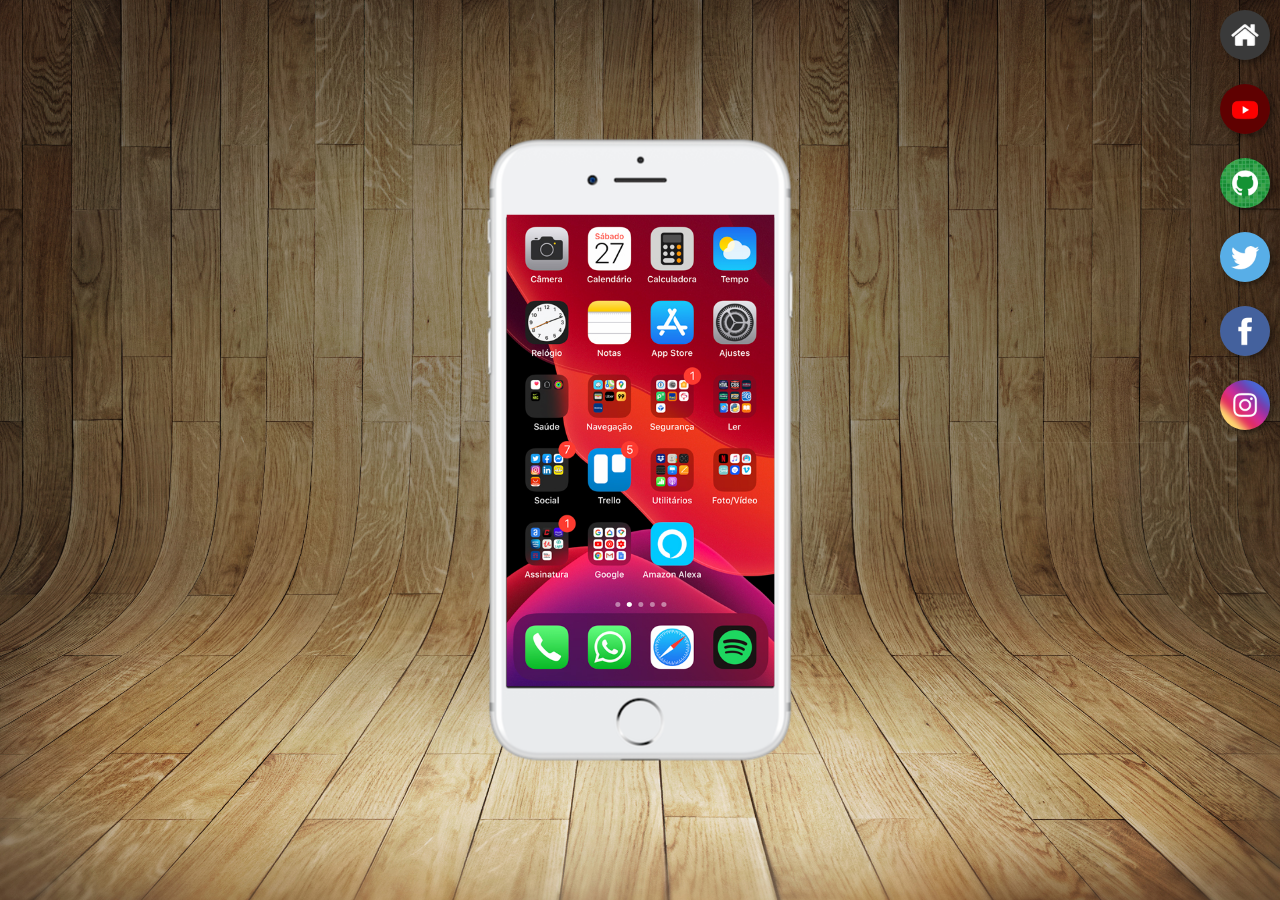
<file: index.html>
<!DOCTYPE html>
<html lang="pt-br">
<head>
    <meta charset="UTF-8">
    <meta http-equiv="X-UA-Compatible" content="IE=edge">
    <meta name="viewport" content="width=device-width, initial-scale=1.0">
    <title>projeto social</title>
    <link rel="shortcut icon" href="favicon.ico" type="image/x-icon">
    <link rel="stylesheet" href="style.css">
</head>
<body>
    <main>
        <section id="telefone">
            <iframe src="home.html" name="home" id="home" frameborder="0"></iframe>
        </section>
        <section id="botões">
                <a href="home.html" target="home"> <img src="imagens/logo-home.jpg" alt="home"></a> <br>
                <a href="youtube.html" target="home"> <img src="imagens/logo-youtube.jpg" alt="youtube"></a> <br>
                <a href="github.html" target="home"><img src="imagens/logo-github.jpg" alt="github"></a> <br>
                <a href=""><img src="imagens/logo-twitter.jpg" alt="twitter"></a> <br>
                <a href=""><img src="imagens/logo-facebook.jpg" alt="facebook"></a> <br>
                <a href="" target="home"><img src="imagens/logo-instagram.jpg" alt="instagram"> </a>
        </section>
    </main>
</body>
</html>
</file>
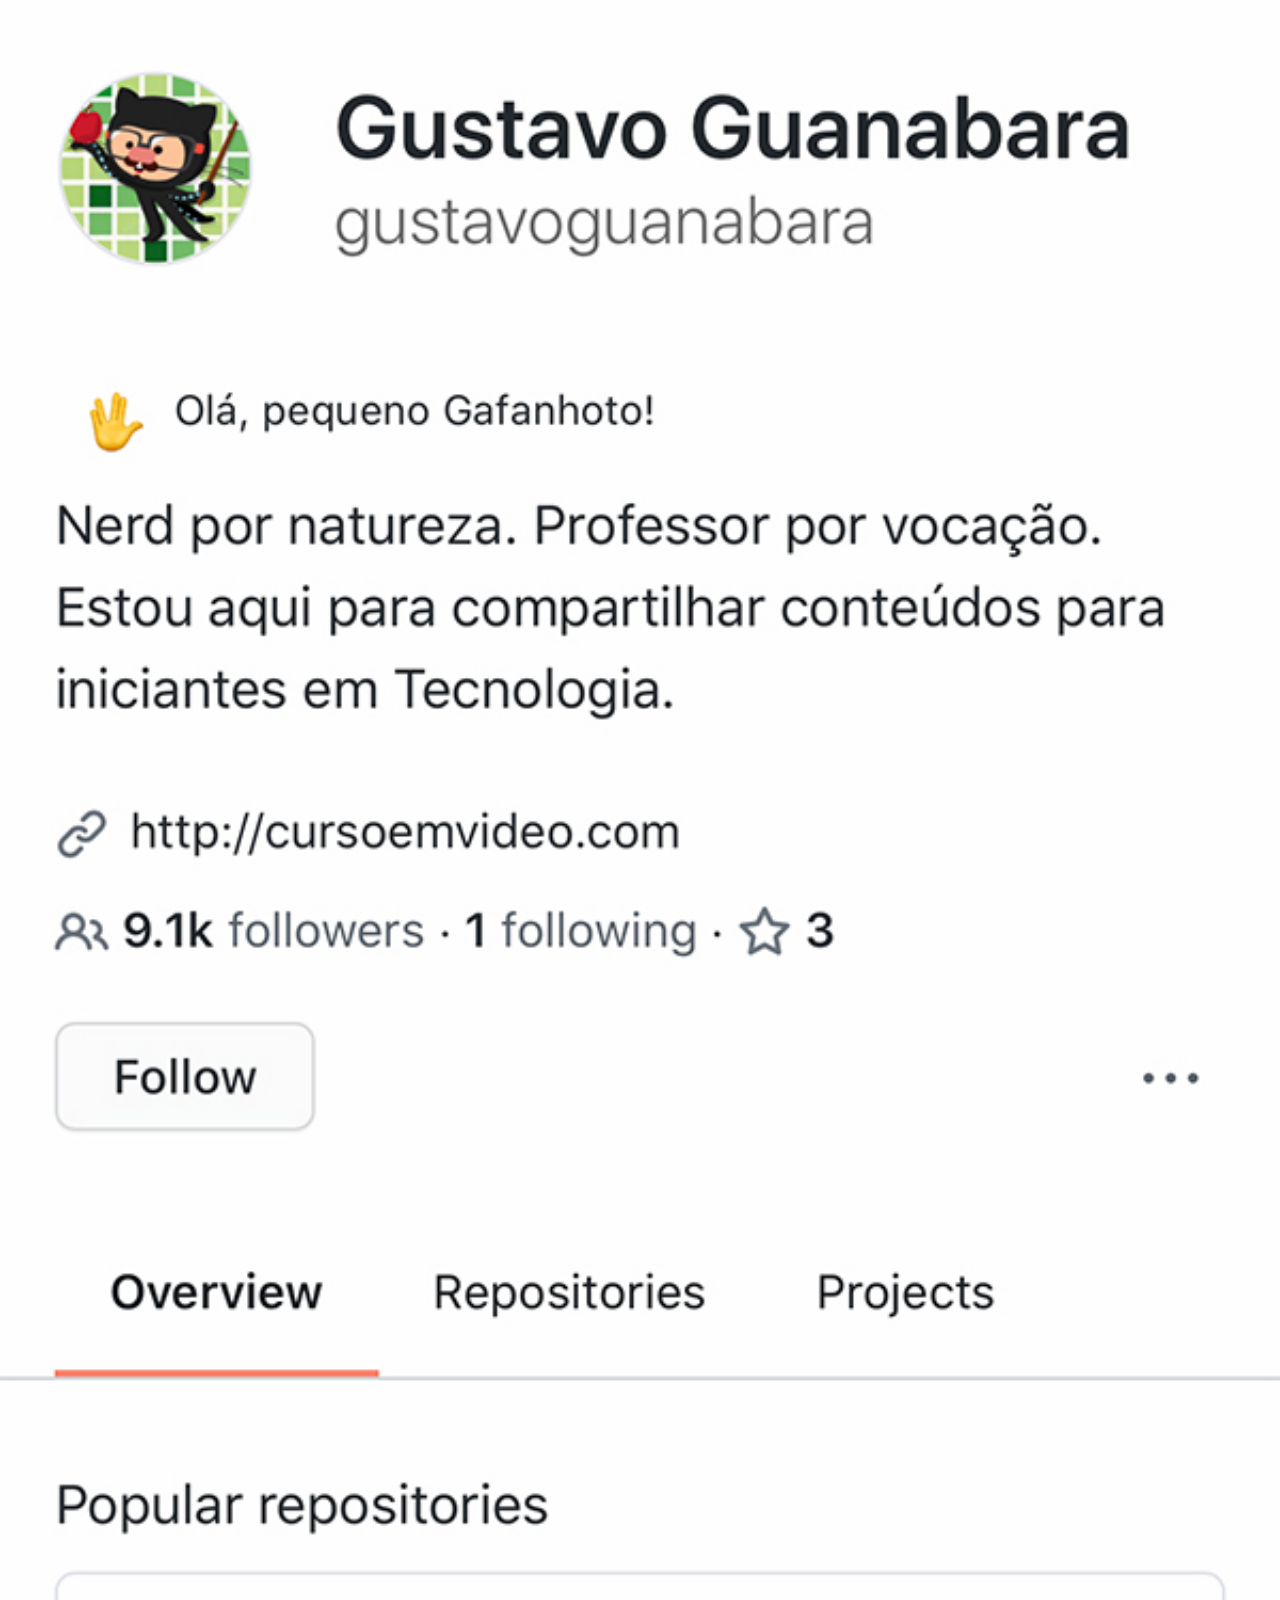
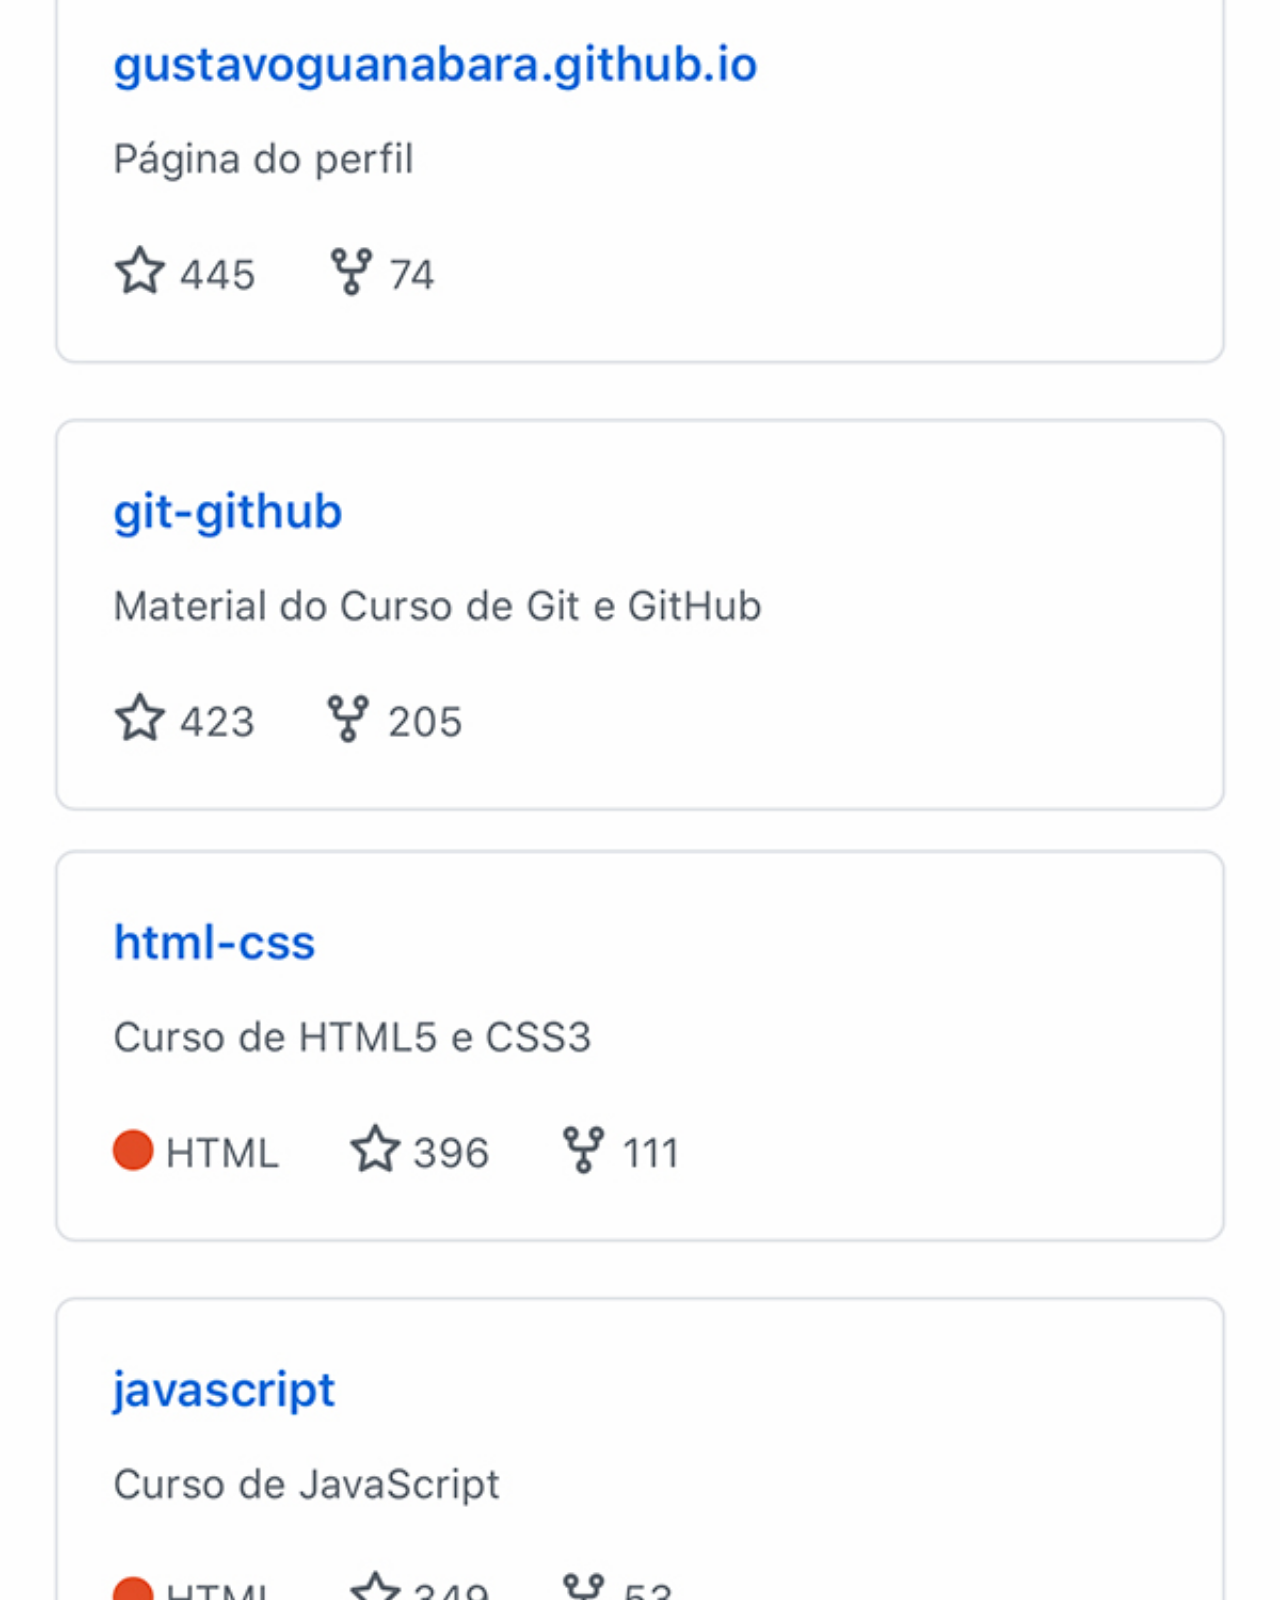
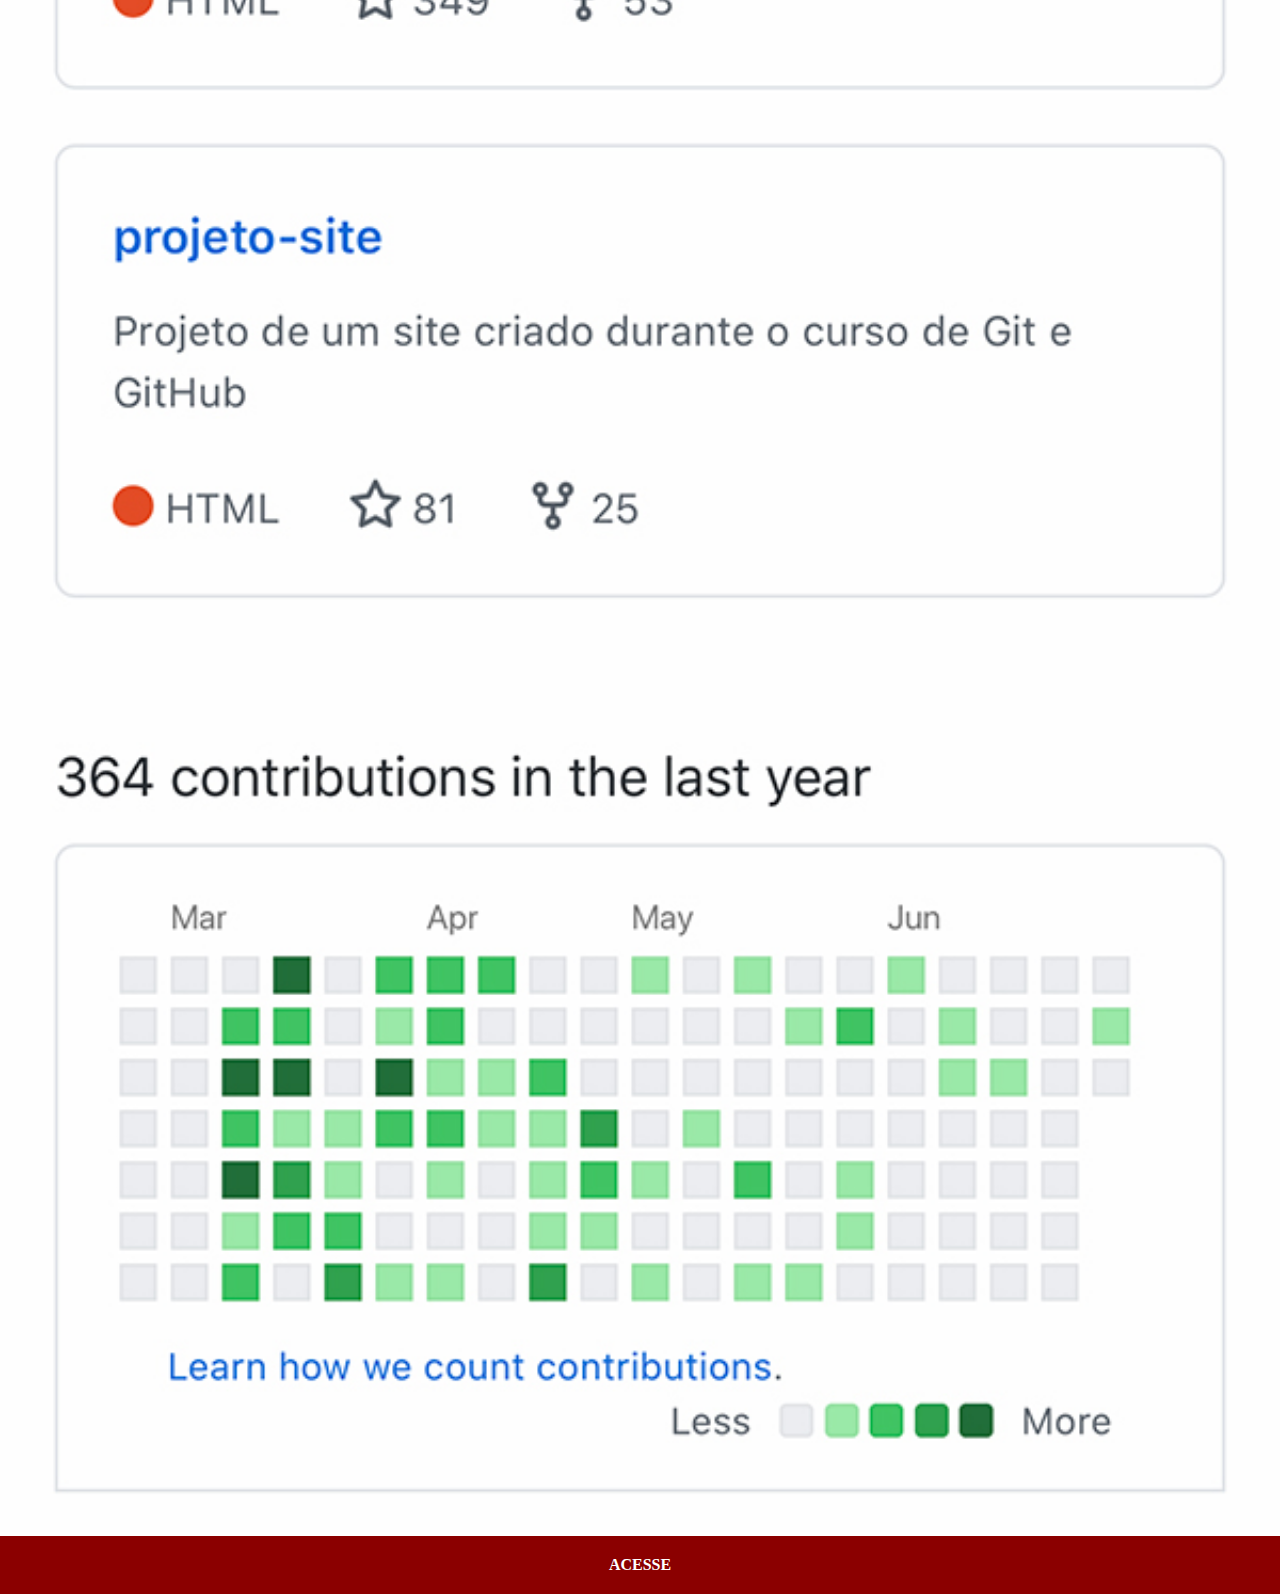
<file: github.html>
<!DOCTYPE html>
<html lang="pt-br">
<head>
    <meta charset="UTF-8">
    <meta http-equiv="X-UA-Compatible" content="IE=edge">
    <meta name="viewport" content="width=device-width, initial-scale=1.0">
    <title>github</title>
    <link rel="stylesheet" href="style2.css">
</head>
<body>
    <img src="imagens/tela-github.jpg" alt="github">
    <a href="https://marcos-farias-gomes.github.io/projeto-android/" target="_blank">ACESSE</a>
</body>
</html>
</file>
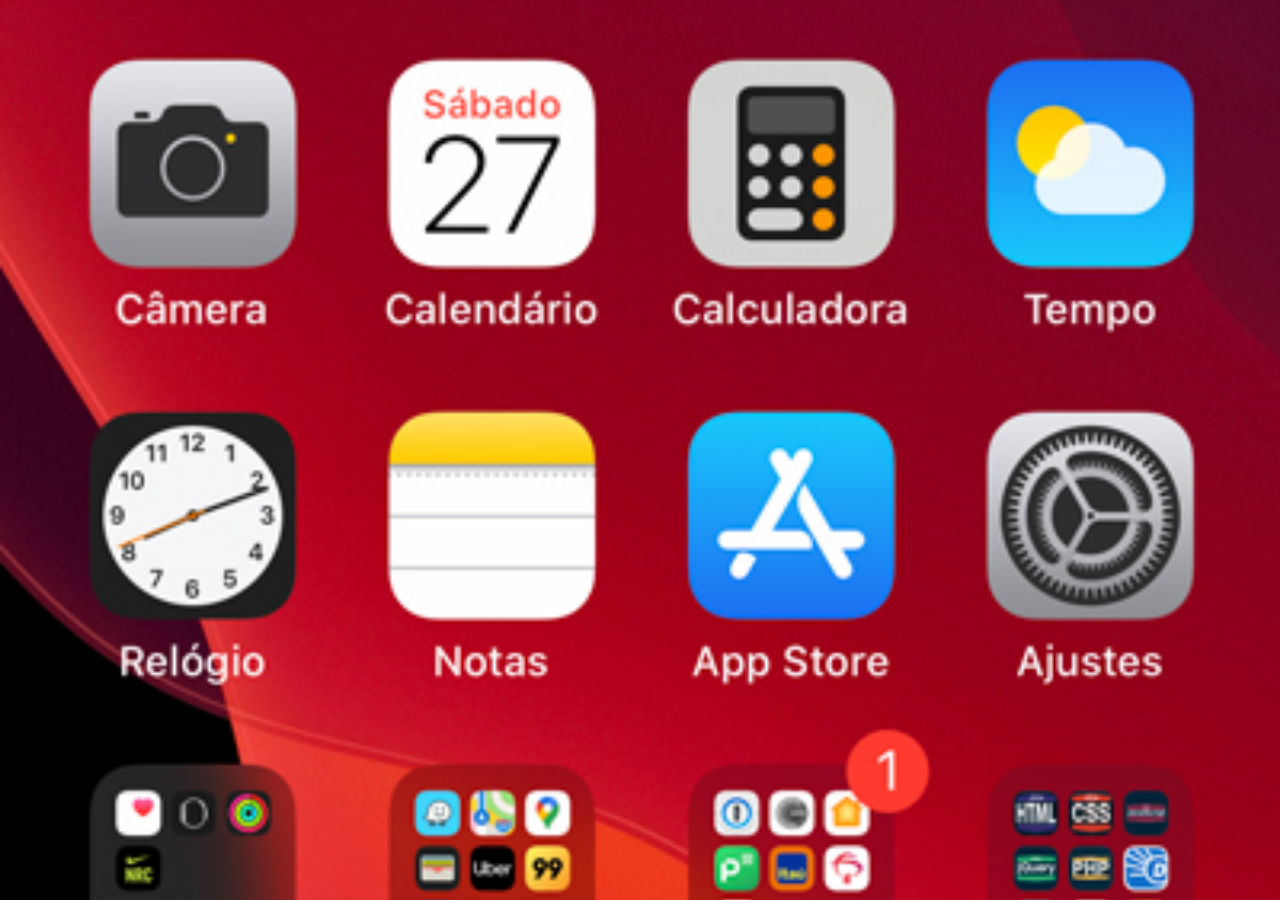
<file: home.html>
<!DOCTYPE html>
<html lang="pt-br">
<head>
    <meta charset="UTF-8">
    <meta http-equiv="X-UA-Compatible" content="IE=edge">
    <meta name="viewport" content="width=device-width, initial-scale=1.0">
    <title>home</title>
    <style>
        *{
            margin: 0px;
            padding: 0px;
        }
        body{
            width: 100vw;
            height: 100wh;
            background: url('imagens/tela-home.jpg') no-repeat ;
            background-size: cover;
            
        }
    </style>
</head>
<body>
    
</body>
</html>
</file>
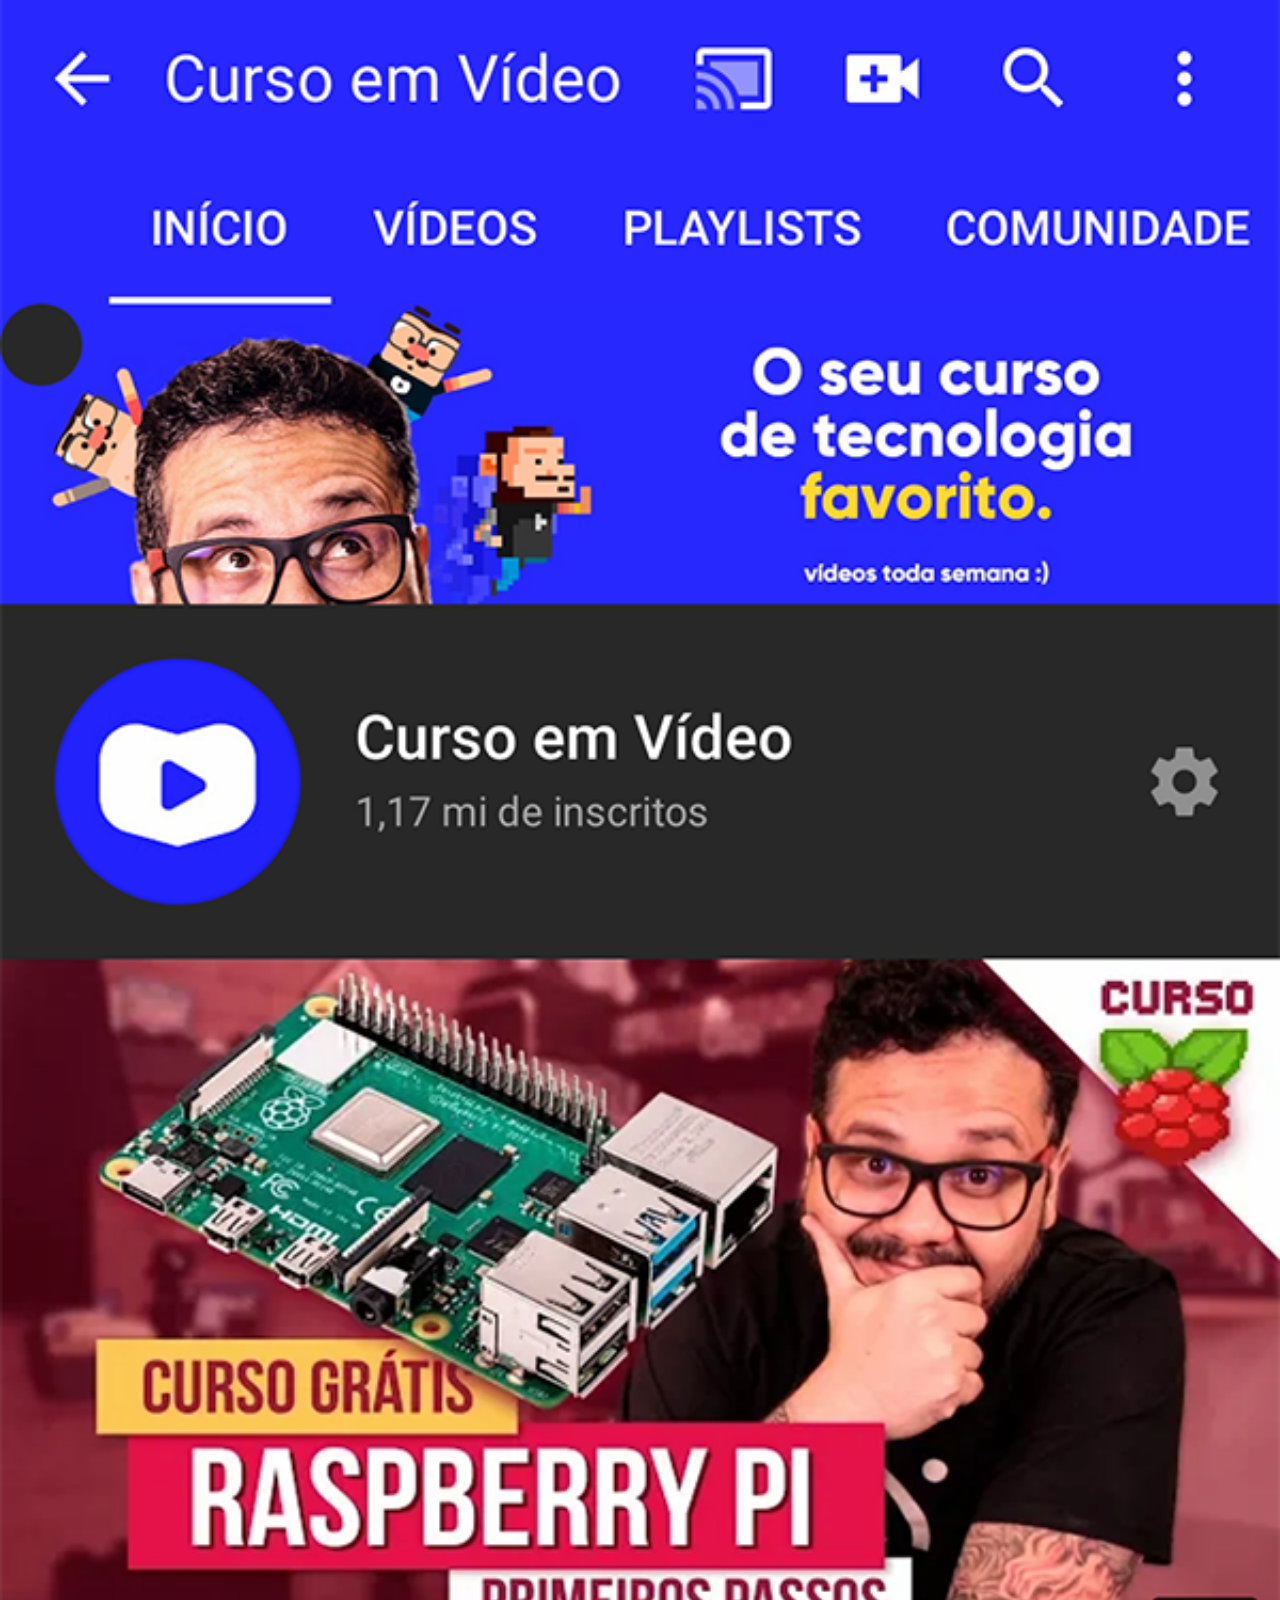
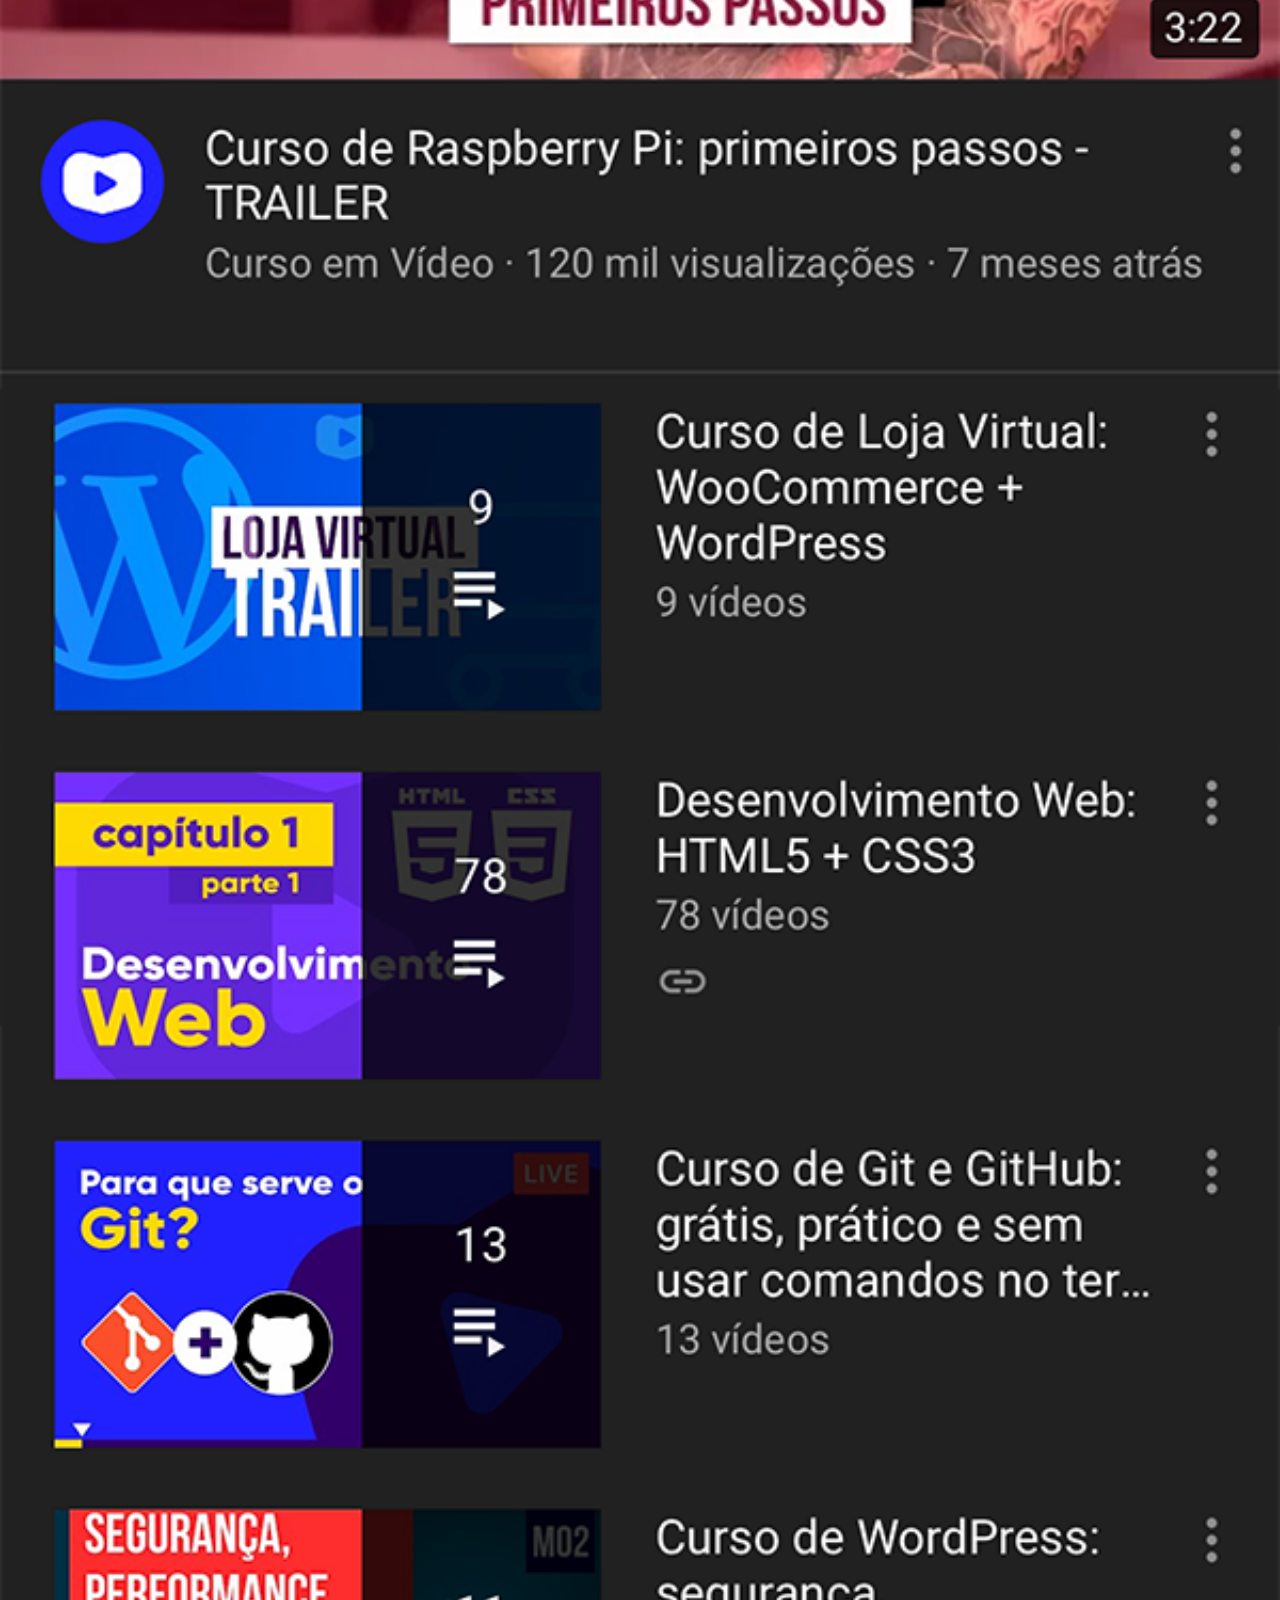
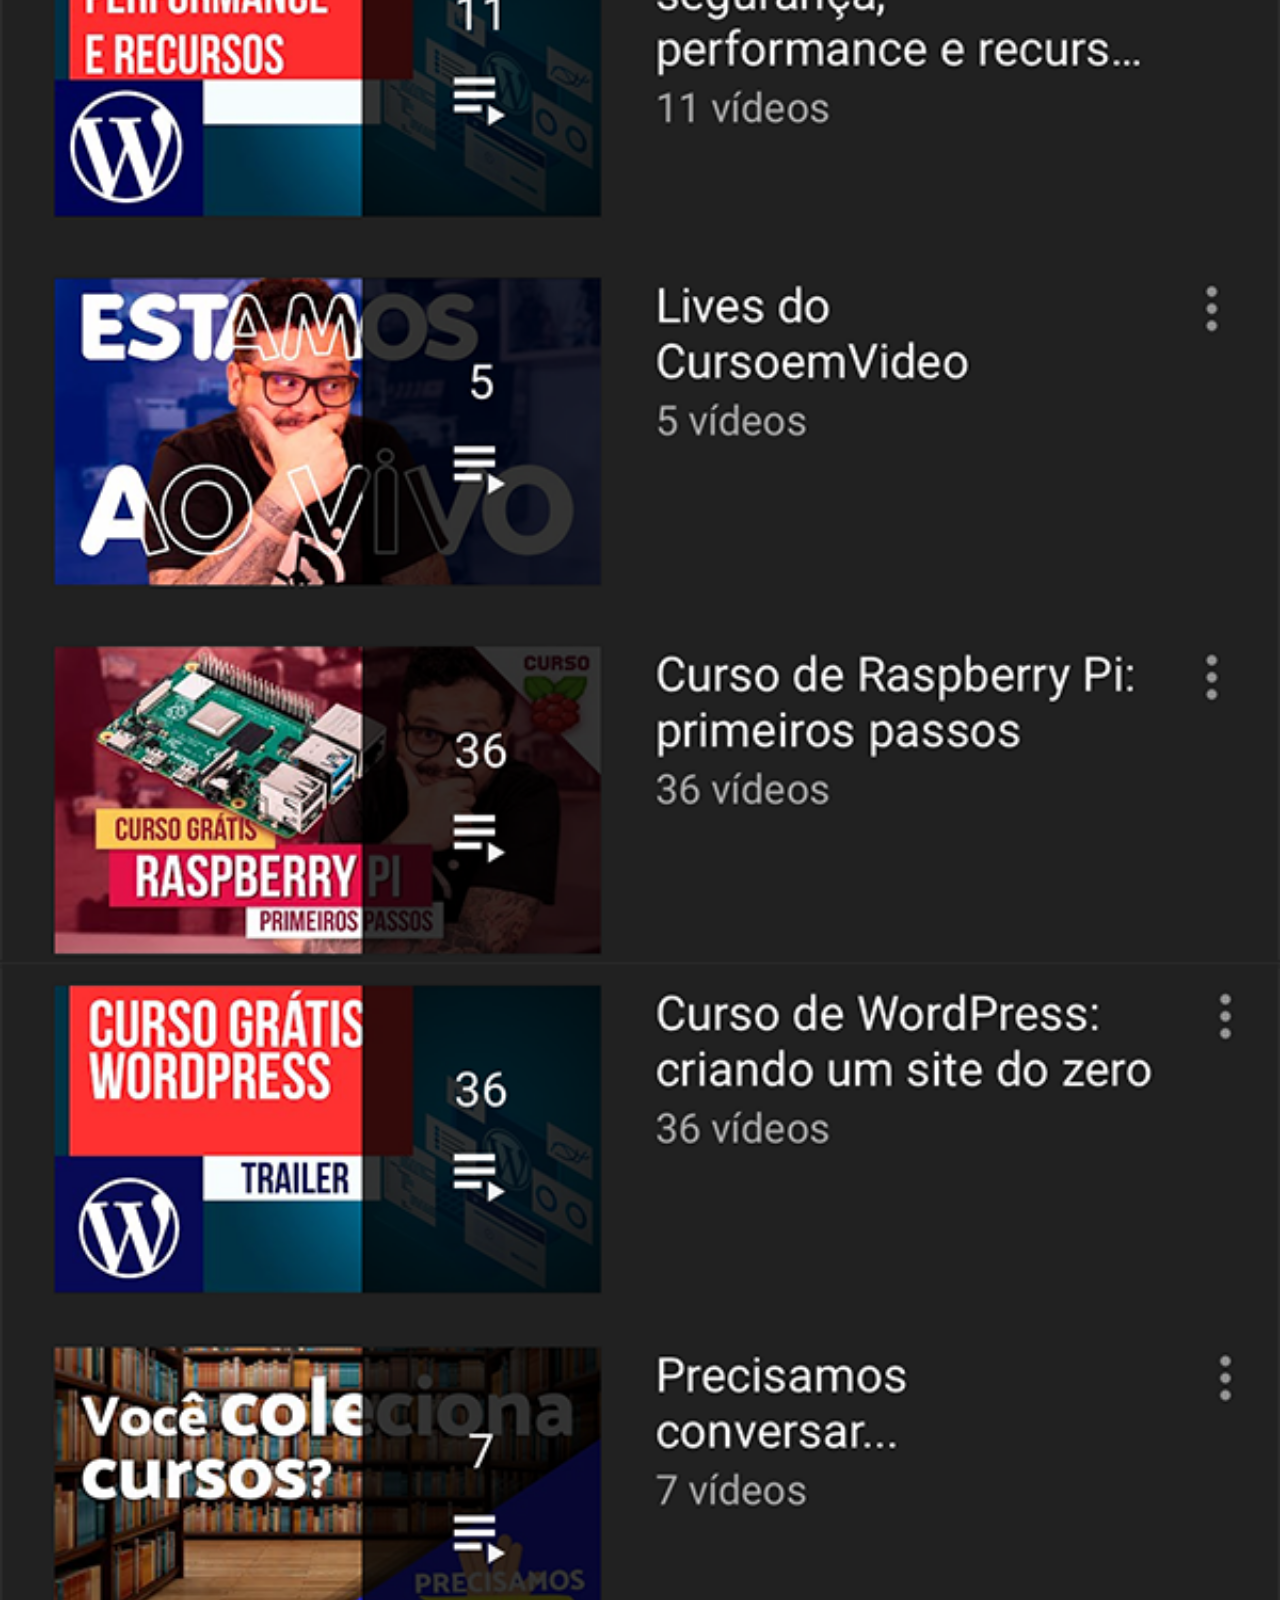
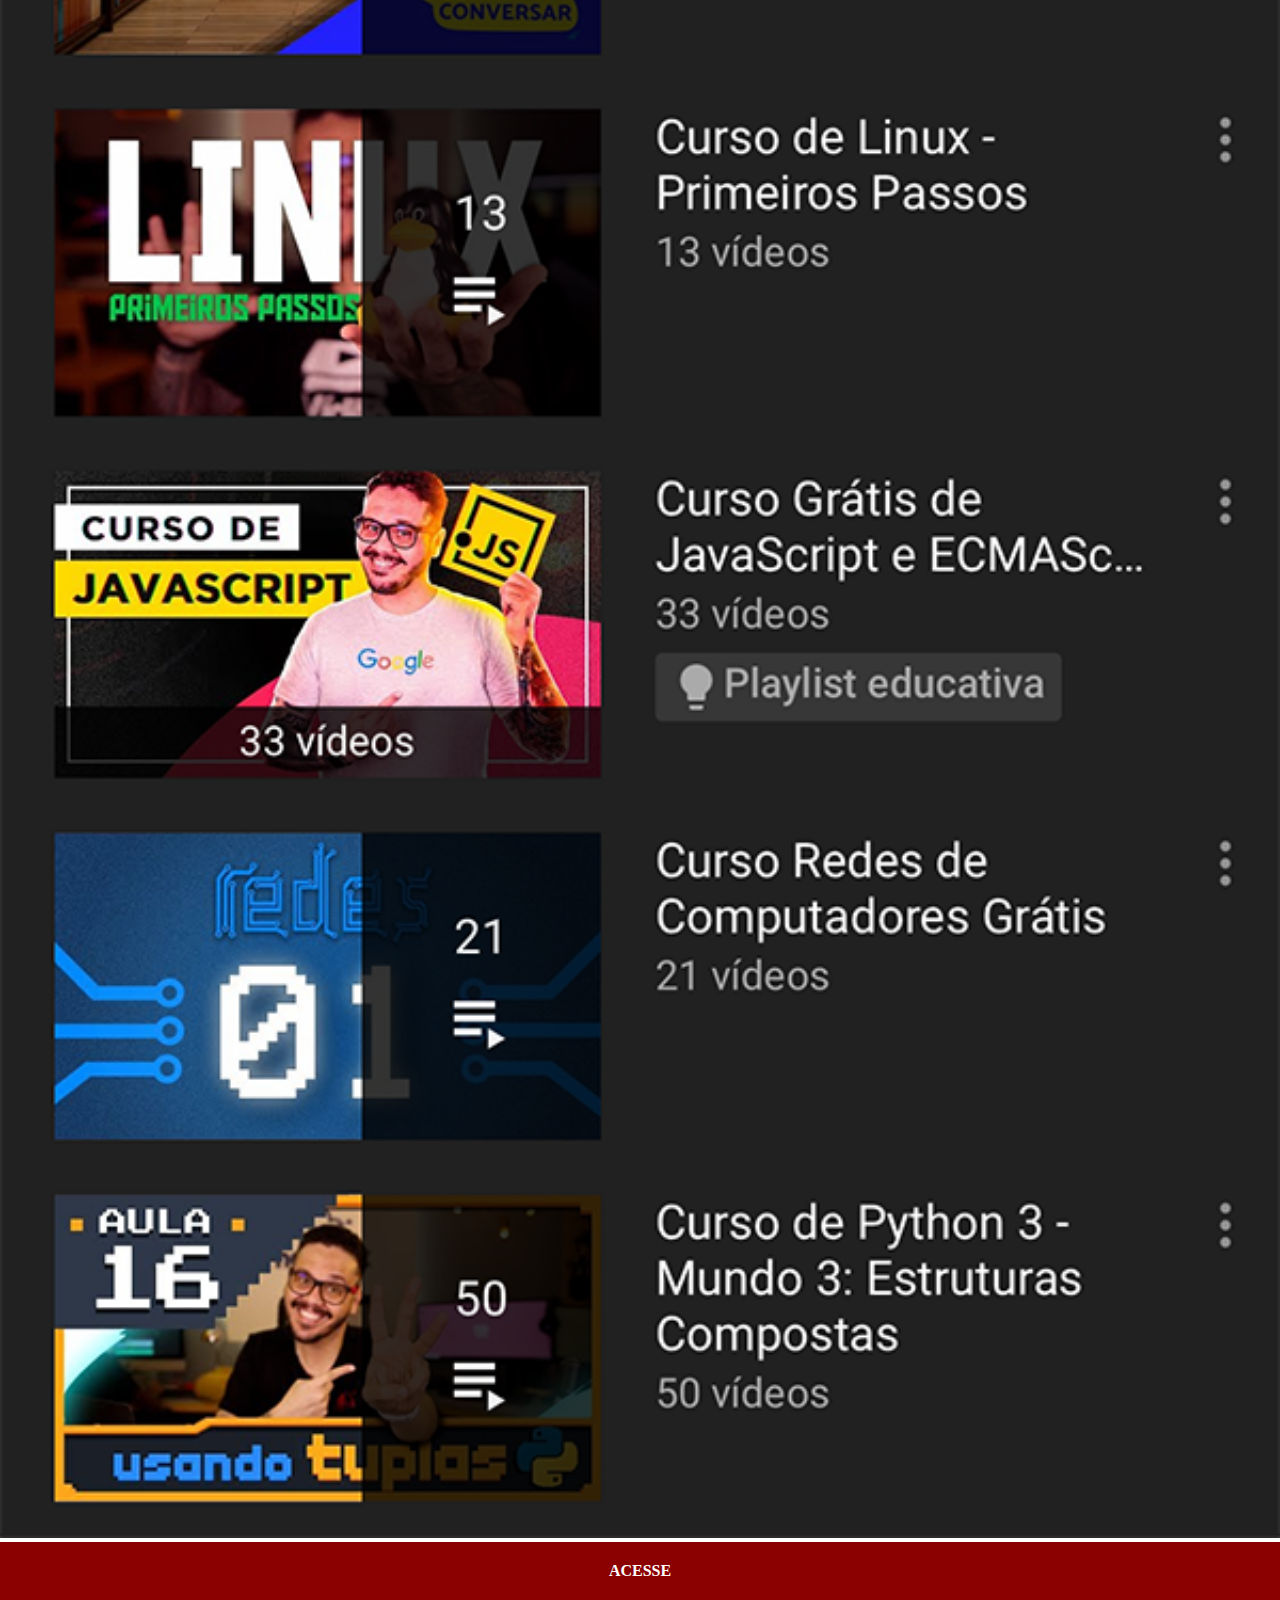
<file: youtube.html>
<!DOCTYPE html>
<html lang="pt-br">
<head>
    <meta charset="UTF-8">
    <meta http-equiv="X-UA-Compatible" content="IE=edge">
    <meta name="viewport" content="width=device-width, initial-scale=1.0">
    <title>youtube</title>
    <link rel="stylesheet" href="style2.css">
</head>
<body>
    <img src="imagens/tela-youtube.png" alt="youtube">
    <a href="https://www.youtube.com/c/corinthians/videos" target="_blank">ACESSE</a>
</body>
</html>
</file>
<file: style.css>
@charset "UTF-8";
*{
    margin: 0px;
    padding: 0px;
}
 
html, body{
    height: 100vh;
    width: 100vw;
}
main{
    position: relative;
    height: 100vh;
    background: url('../imagens/fundo-madeira.jpg') no-repeat top center;
    background-size: cover;
}

section#telefone{
    position: absolute;
    top: 50%;
    left: 50%;
    width: 311px;
    height: 627px;;
    transform: translate(-50%, -50%);
    background:  url('../imagens/frame-iphone.png') no-repeat;
}
iframe#home{
    position: relative;
    top: 12.5%;
    left: 7%;
    height: 472px;
    width: 268px;
    background-size: cover;
}
section#botões img{
    width: 50px;
    border-radius: 50%;
    box-shadow: 3px 3px 5px rgba(0, 0, 0, 0.37);
    margin: 10px;
    box-sizing: border-box;
    
}
section#botões{
    text-align: right;
}
section#botões img:hover{
    position: relative;
    top: 2px;
    left: 2px;
    transition: .5s;
    border: 1px solid white;
    transform: translate(-10%, -10%);
    box-shadow: 3px 3px 5px black;
}
</file>
<file: style2.css>
@charset "UTF-8";
*{
    padding: 0px;
    margin: 0px;
}
::-webkit-scrollbar{
    width: 0px;
    height: 0px;
}
img{
    width: 100vw; 
}
a{
    display: block;
    text-decoration: none;
    color: white;
    background-color: darkred;
    padding: 20px;
    font-weight: bolder;
    text-align: center;
}
</file>
